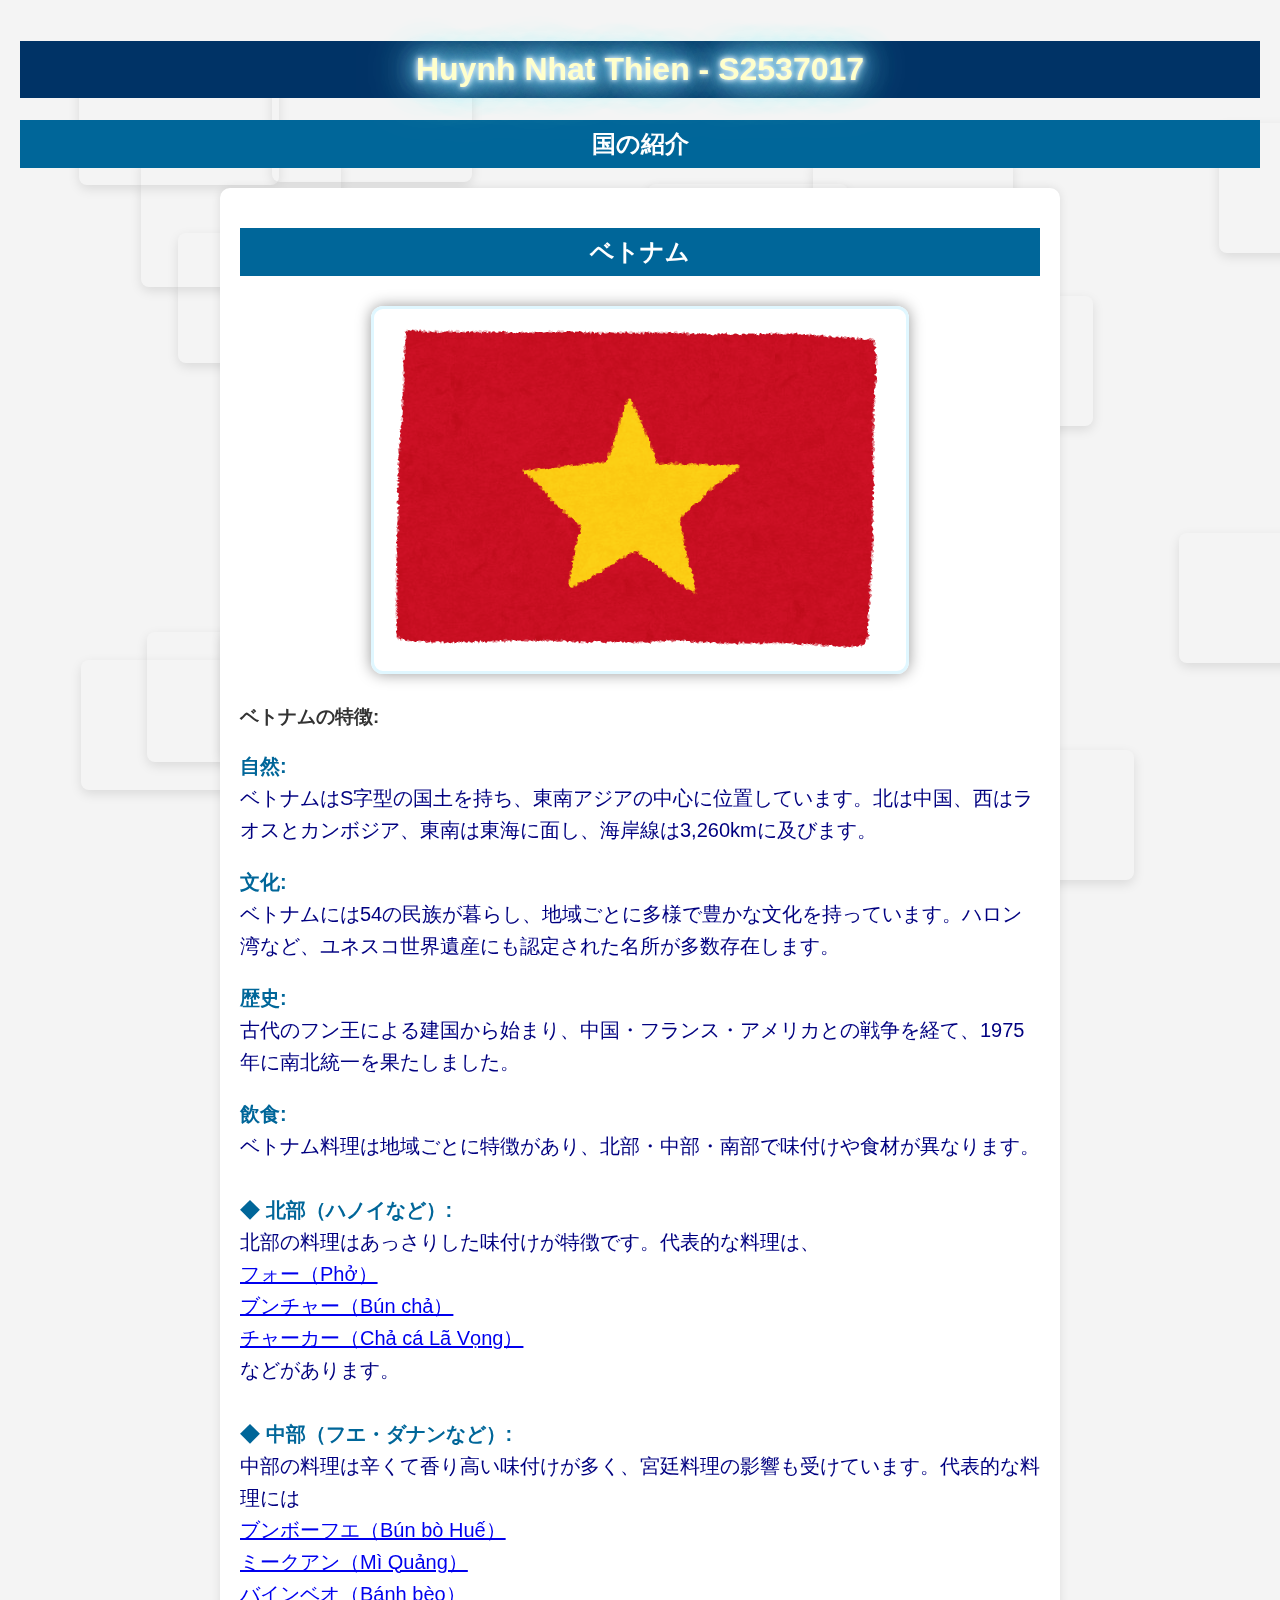
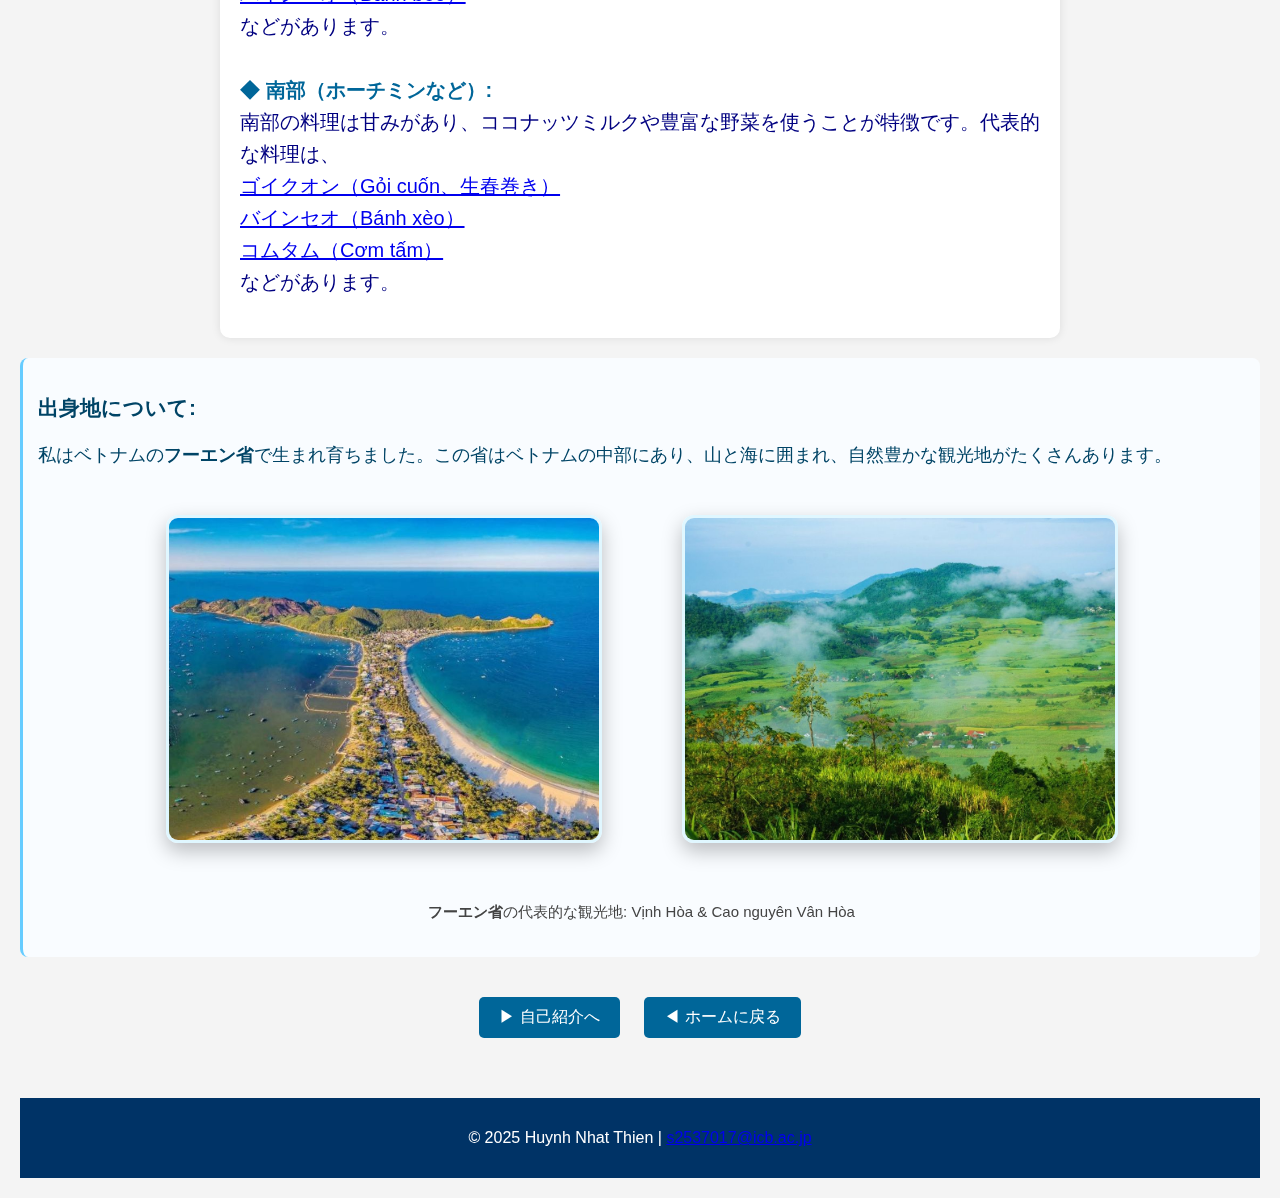
<file: S2537017_MyWeb/kuni/index.html>
<!DOCTYPE HTML>
<html lang="ja">
<head>
  <meta charset="UTF-8">
  <title>S2537017 国の紹介</title>
  <style>
    body {
      background-color: #f4f4f4;
      font-family: Arial, sans-serif;
      margin: 0;
      padding: 20px;
      color: #333;
    }

    h1 {
      background-color: #003366;
      font-family: Arial, sans-serif;
      color: #FFFFCC;
      padding: 10px;
      text-align: center;
      text-shadow:
        0 0 5px #F8F8FF,
        0 0 10px #ccf2ff,
        0 0 20px #66ccff,
        0 0 30px #66ccff,
        0 0 40px #99e6ff,
        0 0 50px #b3ecff,
        0 0 60px #b3ecff;
    }
	
    h2 {
      background-color: #006699;
      color: white;
      padding: 8px;
      text-align: center;
    }

    img {
      display: block;
      margin: 30px auto;
      max-width: 90%;
      height: auto;
      border-radius: 12px;
      border: 3px solid #e0f7ff;
      box-shadow: 0 0 15px rgba(0,0,0,0.4);
    }

    .content {
      max-width: 800px;
      margin: auto;
      background-color: white;
      padding: 20px;
      border-radius: 10px;
      box-shadow: 0 0 10px rgba(0,0,0,0.1);
    }

    .content p {
      line-height: 1.6;
    }

    .content b {
      color: #006699;
    }

    #shusshin {
      font-size: 18px;
      color: #004466;
      margin-top: 20px;
      background-color: #f9fcff;
      padding: 15px;
      border-left: 3px solid #66ccff;
      border-radius: 8px;
    }

    figure {
      text-align: center;
      margin: 20px auto;
    }

    figcaption {
      font-size: 14px;
      color: #555;
      margin-top: 8px;
    }

    .nut {
      text-align: center;
      margin-top: 30px;
    }

    .nut a {
      display: inline-block;
      margin: 10px;
      padding: 10px 20px;
      background-color: #006699;
      color: white;
      text-decoration: none;
      border-radius: 5px;
      transition: background-color 0.3s, transform 0.2s;
    }

    .nut a:hover {
      background-color: #3399cc;
      transform: scale(1.08);
      box-shadow: 0 12px 30px rgba(0, 0, 0, 0.4);
      filter: brightness(1.1) saturate(1.2);

    }

    #tokucho {
      font-size: 20px;
      color: navy;
    }

    footer {
      background-color: #003366;
      color: white;
      text-align: center;
      padding: 15px;
      margin-top: 50px;
    }

       .hometown-gallery {
      display: flex;
      justify-content: center;
      align-items: center;
      gap: 20px;
      flex-wrap: wrap;
      margin-top: 15px;
    }

    .hometown-img {
      width: 100%;
      max-width: 430px;
      aspect-ratio: 4/3;
      object-fit: cover;
      border-radius: 12px;
      border: 3px solid #e0f7ff;
      box-shadow: 0 8px 20px rgba(0, 0, 0, 0.25);
      transition: transform 0.4s ease, box-shadow 0.4s ease, filter 0.3s ease;
      cursor: pointer;
	margin: 30px;
    }

    .hometown-img:hover {
      transform: scale(1.08);
      box-shadow: 0 12px 30px rgba(0, 0, 0, 0.4);
      filter: brightness(1.1) saturate(1.2);
    }

    .hometown-gallery figcaption {
      width: 100%;
      text-align: center;
      font-size: 15px;
      color: #444;
      margin-top: 10px;
    }
      .flags-container {
      position: fixed;
      top: 0;
      left: 0;
      width: 100%;
      height: 100%;
      z-index: -1;
      opacity: 0.35; /* Độ mờ 35% */
      pointer-events: none;
    }

       .flag {
      position: absolute;
      width: 200px;
      height: 130px;
      background-image: url('https://upload.wikimedia.org/wikipedia/commons/2/21/Flag_of_Vietnam.svg');
      background-size: cover;
      background-position: center;
      border-radius: 8px;
      box-shadow: 0 4px 12px rgba(0, 0, 0, 0.3);
      transform-origin: left center;
      animation: wave3D 3s ease-in-out infinite;
    }

       @keyframes wave3D {
      0%   { transform: perspective(800px) rotateY(0deg); }
      25%  { transform: perspective(800px) rotateY(15deg); }
      50%  { transform: perspective(800px) rotateY(0deg); }
      75%  { transform: perspective(800px) rotateY(-15deg); }
      100% { transform: perspective(800px) rotateY(0deg); }
    }

  </style>
</head>

<body>
<div class="flags-container" id="flags"></div>
  <h1>Huynh Nhat Thien - S2537017</h1>
  <h2>国の紹介</h2>

  <div class="content">
    <h2>ベトナム</h2>
    <img src="Vietnam.png" alt="ベトナムの国旗の写真">

    <h3>ベトナムの特徴:</h3>

    <div id="tokucho">
      <p><b>自然:</b><br>
      ベトナムはS字型の国土を持ち、東南アジアの中心に位置しています。北は中国、西はラオスとカンボジア、東南は東海に面し、海岸線は3,260kmに及びます。</p>

      <p><b>文化:</b><br>
      ベトナムには54の民族が暮らし、地域ごとに多様で豊かな文化を持っています。ハロン湾など、ユネスコ世界遺産にも認定された名所が多数存在します。</p>

      <p><b>歴史:</b><br>
      古代のフン王による建国から始まり、中国・フランス・アメリカとの戦争を経て、1975年に南北統一を果たしました。</p>
	<p><b>飲食:</b><br>
    ベトナム料理は地域ごとに特徴があり、北部・中部・南部で味付けや食材が異なります。<br><br>

    <b>◆ 北部（ハノイなど）:</b><br>
    北部の料理はあっさりした味付けが特徴です。代表的な料理は、<br>
    <a href="monan/pho/index.html" target="_blank">フォー（Phở）</a><br>
    <a href="https://ja.wikipedia.org/wiki/%E3%83%96%E3%83%B3%E3%83%81%E3%83%A3%E3%83%BC">ブンチャー（Bún chả）</a><br>
    <a href="https://ja.wikipedia.org/wiki/%E3%83%81%E3%83%A3%E3%83%BC%E3%82%AB%E3%83%BC%E3%83%BB%E3%83%A9%E3%83%BC%E3%83%B4%E3%82%A9%E3%83%B3">チャーカー（Chả cá Lã Vọng）</a><br>
    などがあります。<br><br>

    <b>◆ 中部（フエ・ダナンなど）:</b><br>
    中部の料理は辛くて香り高い味付けが多く、宮廷料理の影響も受けています。代表的な料理には<br>
    <a href="https://ja.wikipedia.org/wiki/%E3%83%96%E3%83%B3%E3%83%9C%E3%83%BC%E3%83%95%E3%82%A8">ブンボーフエ（Bún bò Huế）</a><br>
    <a href="https://vi.wikipedia.org/wiki/Mì_Quảng" target="_blank">ミークアン（Mì Quảng）</a><br>
    <a href="https://vi.wikipedia.org/wiki/Bánh_bèo" target="_blank">バインベオ（Bánh bèo）</a><br>
    などがあります。<br><br>

    <b>◆ 南部（ホーチミンなど）:</b><br>
    南部の料理は甘みがあり、ココナッツミルクや豊富な野菜を使うことが特徴です。代表的な料理は、<br>
    <a href="https://vi.wikipedia.org/wiki/Gỏi_cuốn" target="_blank">ゴイクオン（Gỏi cuốn、生春巻き）</a><br>
    <a href="https://ja.wikipedia.org/wiki/%E3%83%90%E3%82%A4%E3%83%B3%E3%82%BB%E3%82%AA">バインセオ（Bánh xèo）</a><br>
    <a href="https://vi.wikipedia.org/wiki/Cơm_tấm" target="_blank">コムタム（Cơm tấm）</a><br>
    などがあります。
  </p>
 
</div>	
  </div>

<div id="shusshin">
  <h3>出身地について:</h3>
  <p>
    私はベトナムの<strong>フーエン省</strong>で生まれ育ちました。この省はベトナムの中部にあり、山と海に囲まれ、自然豊かな観光地がたくさんあります。
  </p>

  <figure class="hometown-gallery">
    <a href="danhlam/vinhhoa.html">
      <img src="images/hometown.jpg" alt="Vịnh Hòa, Phú Yên" class="hometown-img">
    </a>
    <a href="danhlam/vanhoa.html">
      <img src="images/hometown1.jpg" alt="Cao nguyên Vân Hòa" class="hometown-img">
    </a>
    <figcaption>
      <b>フーエン省</b>の代表的な観光地: Vịnh Hòa & Cao nguyên Vân Hòa
    </figcaption>
  </figure>
</div>
 <div class="nut">
    <a href="../shokai/shokai.html">▶ 自己紹介へ</a>
    <a href="../myweb.html">◀ ホームに戻る</a>
  </div>

  <footer>
    <p>&copy; 2025 Huynh Nhat Thien | <a href="mailto:s2537017@icb.ac.jp">s2537017@icb.ac.jp</a></p>
  </footer>
<script>
    const flagContainer = document.getElementById("flags");
    const numFlags = 25; // Số lượng lá cờ luôn xuất hiện
    const flags = [];

      function createFlag() {
      const flag = document.createElement("div");
      flag.classList.add("flag");

         let x = Math.random() * window.innerWidth;
      let y = Math.random() * window.innerHeight;

         let dx = (Math.random() - 0.5) * 2.5;
      let dy = (Math.random() - 0.5) * 2.5;

      flag.style.left = x + "px";
      flag.style.top = y + "px";
      flagContainer.appendChild(flag);

      return { el: flag, x, y, dx, dy };
    }
     for (let i = 0; i < numFlags; i++) {
      flags.push(createFlag());
    }
    function animateFlags() {
      for (let i = 0; i < flags.length; i++) {
        const f = flags[i];
        f.x += f.dx;
        f.y += f.dy;
         if (
          f.x < -250 || f.x > window.innerWidth + 250 ||
          f.y < -180 || f.y > window.innerHeight + 180
        ) {
          f.el.remove(); // Xóa lá cờ cũ
          flags[i] = createFlag(); // Tạo lá cờ mới thay thế
        } else {
          f.el.style.left = f.x + "px";
          f.el.style.top = f.y + "px";
        }
      }
      requestAnimationFrame(animateFlags);
    }
    animateFlags();
     window.addEventListener("resize", () => {
      for (const f of flags) {
        f.x = Math.random() * window.innerWidth;
        f.y = Math.random() * window.innerHeight;
      }
    });
  </script>
</body>
</html>
</file>
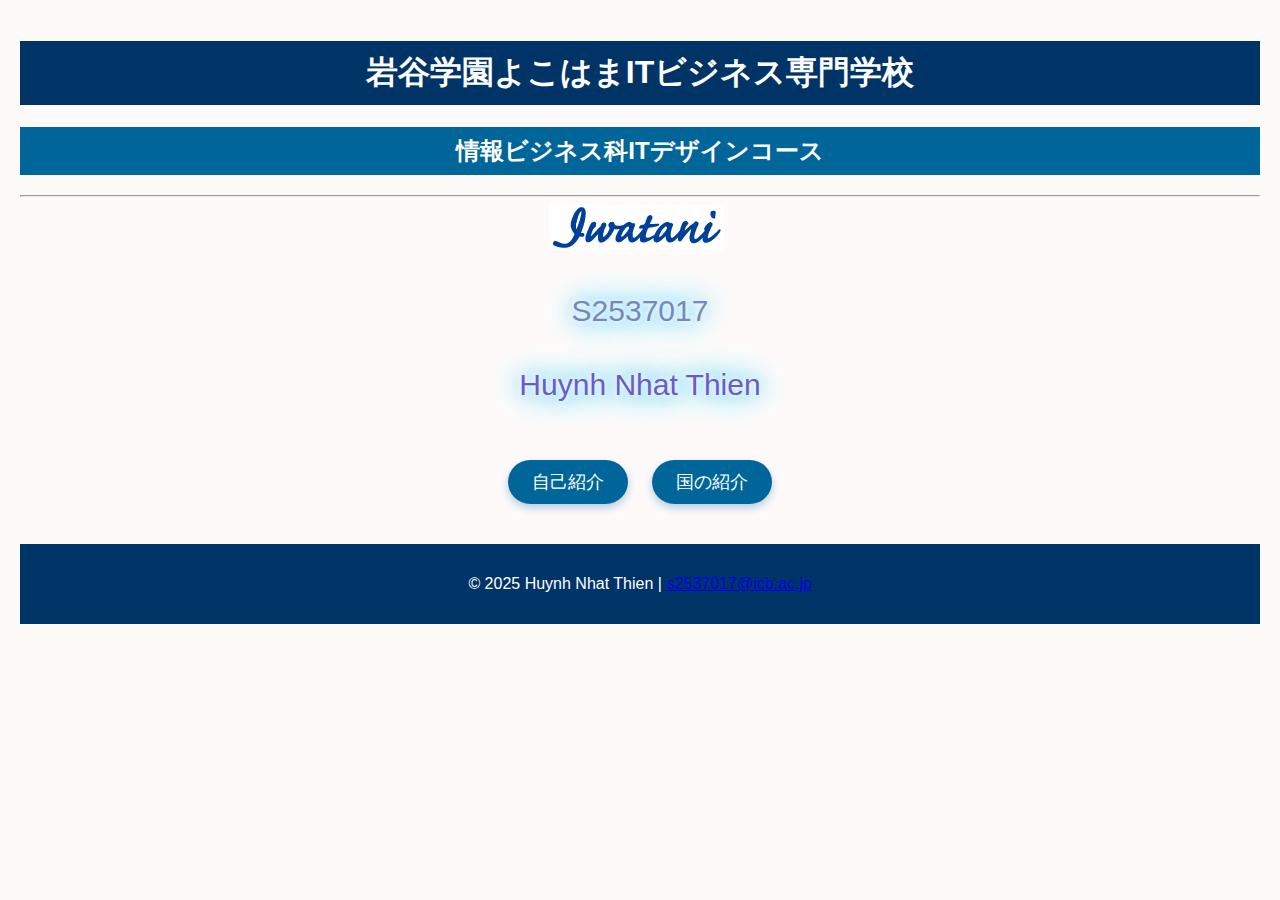
<file: S2537017_MyWeb/myweb.html>
<!DOCTYPE HTML>
<html lang="ja">
<head>
  <meta charset="UTF-8">
  <title>S2537017</title>
  <style>
    body {
      background-color: #FFFAFA;
      margin: 0;
      padding: 20px;
      font-family: Arial, sans-serif;
      color: #333;
    }

    h1 {
      background-color: #003366;
      color: white;
      padding: 10px;
      text-align: center;
    }

    h2 {
      background-color: #006699;
      color: white;
      padding: 8px;
      text-align: center;
    }
	.anhtruong{
		margin: auto;
		width:180px;
}

    .mhs, .namae {
      font-size: 30px;
      text-align: center;
      margin-top: 40px;
      animation: glowBlink 1s infinite alternate;
    }

    .mhs {
      color: #7388C1;
      text-shadow:
        0 0 5px #fff,
        0 0 10px #ccf2ff,
        0 0 20px #66ccff,
        0 0 30px #66ccff,
        0 0 40px #99e6ff,
        0 0 50px #b3ecff,
        0 0 60px #e0f7ff;
    }

    .namae {
      color: slateblue;
      text-shadow:
        0 0 5px #fff,
        0 0 10px #ccf2ff,
        0 0 20px #66ccff,
        0 0 30px #66ccff,
        0 0 40px #99e6ff,
        0 0 50px #b3ecff,
        0 0 60px #e0f7ff;
    }

    @keyframes glowBlink {
      0% {
        text-shadow:
          0 0 10px #003366,
          0 0 20px #004080,
          0 0 30px #0059b3;
        opacity: 0.7;
      }
      100% {
        text-shadow:
  0 0 3px rgba(51, 51, 51, 0.4),
  0 0 6px rgba(51, 51, 51, 0.4);

      }
    }

    .button {
      text-align: center;
      margin-top: 50px;
    }

    .nav-button {
      background-color: #006699;
      color: white;
      border: none;
      padding: 12px 24px;
      margin: 10px;
      font-size: 18px;
      border-radius: 25px;
      cursor: pointer;
      text-decoration: none;
      box-shadow: 0 4px 10px rgba(0, 102, 153, 0.3);
      transition: background-color 0.3s, transform 0.2s;
    }

    .nav-button:hover {
      background-color: #3399cc;
      transform: scale(1.05);
    }

    footer {
      background-color: #003366;
      color: white;
      text-align: center;
      padding: 15px;
      margin-top: 50px;
    }
  </style>
</head>

<body>
  <h1>岩谷学園よこはまITビジネス専門学校</h1>
  <h2>情報ビジネス科ITデザインコース</h2>
  <hr>
  <p class="anhtruong"><img src="iwatani.png"></p>
  <div class="mhs">S2537017</div>
  <div class="namae">Huynh Nhat Thien</div>

  <br>
  <div class="button">
    <a href="shokai/shokai.html" class="nav-button">自己紹介</a>
    <a href="kuni/index.html" class="nav-button">国の紹介</a>
  </div>

  <footer>
    <p>&copy; 2025 Huynh Nhat Thien | <a href="mailto:s2537017@icb.ac.jp">s2537017@icb.ac.jp</a></p>
  </footer>
</body>
</html>
</file>
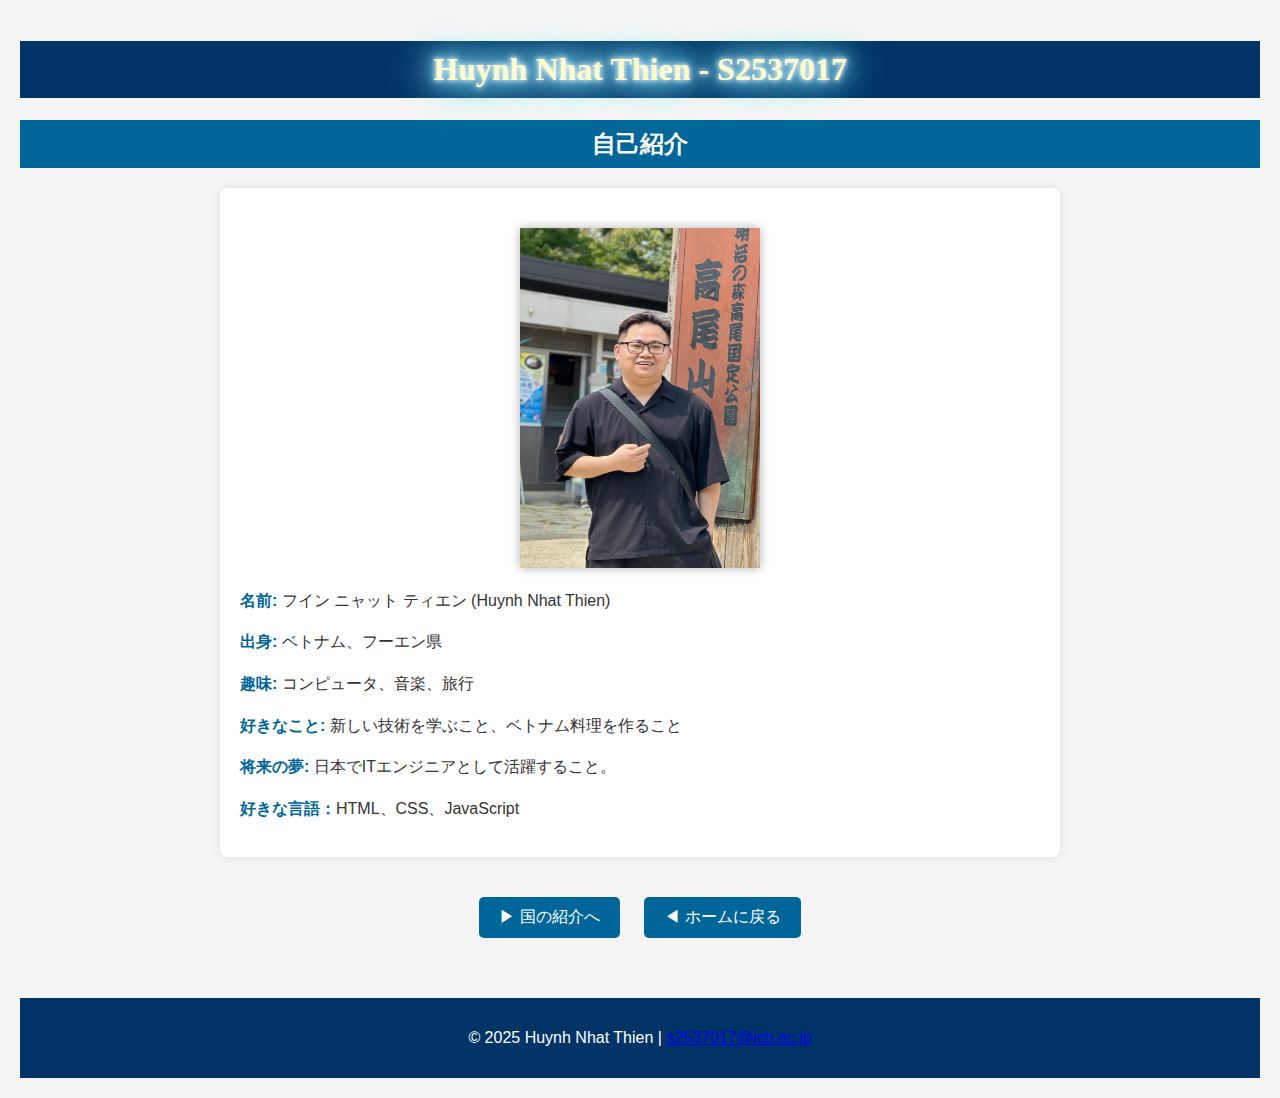
<file: S2537017_MyWeb/shokai/shokai.html>
<!DOCTYPE HTML>
<html lang="ja">
<head>
  <meta charset="UTF-8">
  <title>S2537017 自己紹介</title>
  <style>
    body {
      background-color: #f4f4f4;
      font-family: Arial, sans-serif;
      margin: 0;
      padding: 20px;
      color: #333;
    }

    h1 {
      background-color: #003366;
      font-family: Open-sans;
      color: #FFFFCC;
      padding: 10px;
      text-align: center;
      text-shadow:
        0 0 5px #F8F8FF,
        0 0 10px #ccf2ff,
        0 0 20px #66ccff,
        0 0 30px #66ccff,
        0 0 40px #99e6ff,
        0 0 50px #b3ecff,
        0 0 60px #b3ecff;

    }

    h2 {
      background-color: #006699;
      color: white;
      padding: 8px;
      text-align: center;
    }

    .content img {
      width: 240px;
      height: 340px;
      border-radius: 0;
      margin: 20px auto;
      display: block;
      box-shadow: 0 0 10px rgba(0,0,0,0.3);
    }


    .content {
      max-width: 800px;
      margin: auto;
      background-color: white;
      padding: 20px;
      border-radius: 8px;
      box-shadow: 0 0 10px rgba(0,0,0,0.1);
    }

    .content p {
      line-height: 1.6;
    }

    .content b {
      color: #006699;
    }

    .nut {
      text-align: center;
      margin-top: 30px;
    }

    .nut a {
      display: inline-block;
      margin: 10px;
      padding: 10px 20px;
      background-color: #006699;
      color: white;
      text-decoration: none;
      border-radius: 5px;
      transition: background-color 0.3s, transform 0.2s;
    }

    .nut a:hover {
      background-color: #3399cc;
       transform: scale(1.08);
      box-shadow: 0 12px 30px rgba(0, 0, 0, 0.4);
      filter: brightness(1.1) saturate(1.2);
    }
	  footer {
      background-color: #003366;
      color: white;
      text-align: center;
      padding: 15px;
      margin-top: 50px;
    }

  </style>
</head>

<body>
  <h1>Huynh Nhat Thien - S2537017</h1>
  <h2>自己紹介</h2>

  <div class="content">
 <img src="1.jpeg" alt="自分の写真">
    <p><b>名前:</b> フイン ニャット ティエン (Huynh Nhat Thien)</p>
    <p><b>出身:</b> ベトナム、フーエン県</p>
    <p><b>趣味:</b> コンピュータ、音楽、旅行</p>
    <p><b>好きなこと:</b> 新しい技術を学ぶこと、ベトナム料理を作ること</p>
    <p><b>将来の夢:</b> 日本でITエンジニアとして活躍すること。</p>
    <p><b>好きな言語：</b>HTML、CSS、JavaScript</p>
  </div>

  <div class="nut">
    <a href="../kuni/index.html">▶ 国の紹介へ</a>
    <a href="../myweb.html">◀ ホームに戻る</a>
  </div>
  <footer>
    <p>&copy; 2025 Huynh Nhat Thien | <a href="mailto:s2537017@icb.ac.jp">s2537017@icb.ac.jp</a></p>
  </footer>

</body>
</html>
</file>
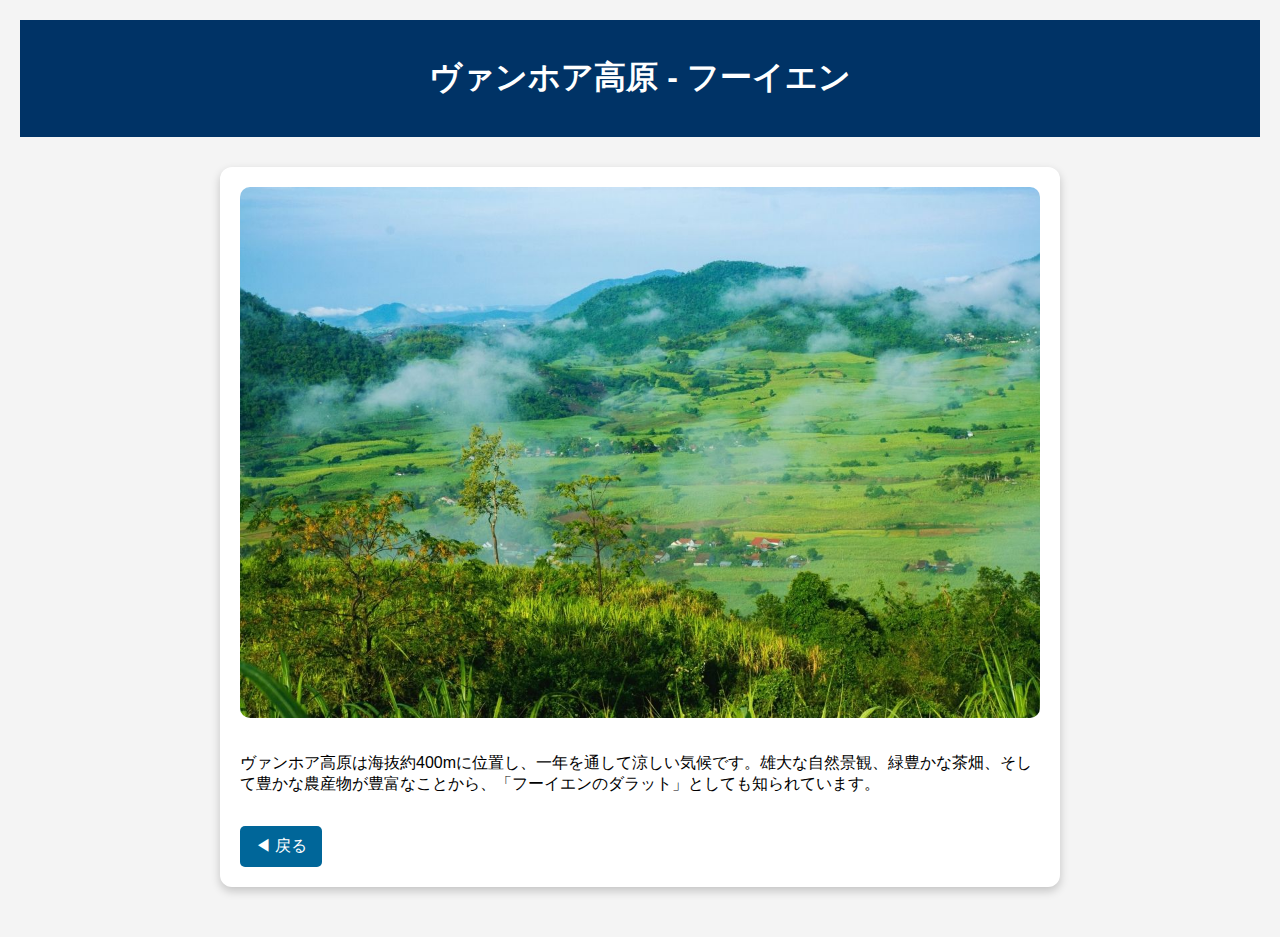
<file: S2537017_MyWeb/kuni/danhlam/vanhoa.html>
<!DOCTYPE HTML>
<html lang="ja">
<head>
  <meta charset="UTF-8">
  <title>Cao nguyên Vân Hòa - Phú Yên</title>
  <style>
    body {
      background-color: #f4f4f4;
      font-family: Arial, sans-serif;
      margin: 0;
      padding: 20px;
    }
    header {
      text-align: center;
      background-color: #003366;
      color: white;
      padding: 15px;
    }
    .content {
      max-width: 800px;
      margin: 30px auto;
      padding: 20px;
      background-color: white;
      border-radius: 12px;
      box-shadow: 0 4px 10px rgba(0, 0, 0, 0.2);
    }
    img {
      width: 100%;
      border-radius: 10px;
      margin-bottom: 15px;
    }
    .back-btn {
      display: inline-block;
      margin-top: 15px;
      padding: 10px 15px;
      background-color: #006699;
      color: white;
      border-radius: 5px;
      text-decoration: none;
    }
    .back-btn:hover {
      background-color: #3399cc;
    }
  </style>
</head>
<body>
  <header>
    <h1>ヴァンホア高原 - フーイエン</h1>
  </header>
  <div class="content">
    <img src="../images/hometown1.jpg" alt="Cao nguyên Vân Hòa">
    <p>
      ヴァンホア高原は海抜約400mに位置し、一年を通して涼しい気候です。雄大な自然景観、緑豊かな茶畑、そして豊かな農産物が豊富なことから、「フーイエンのダラット」としても知られています。
    </p>
    <a href="../index.html" class="back-btn">◀ 戻る</a>
  </div>
</body>
</html>
</file>
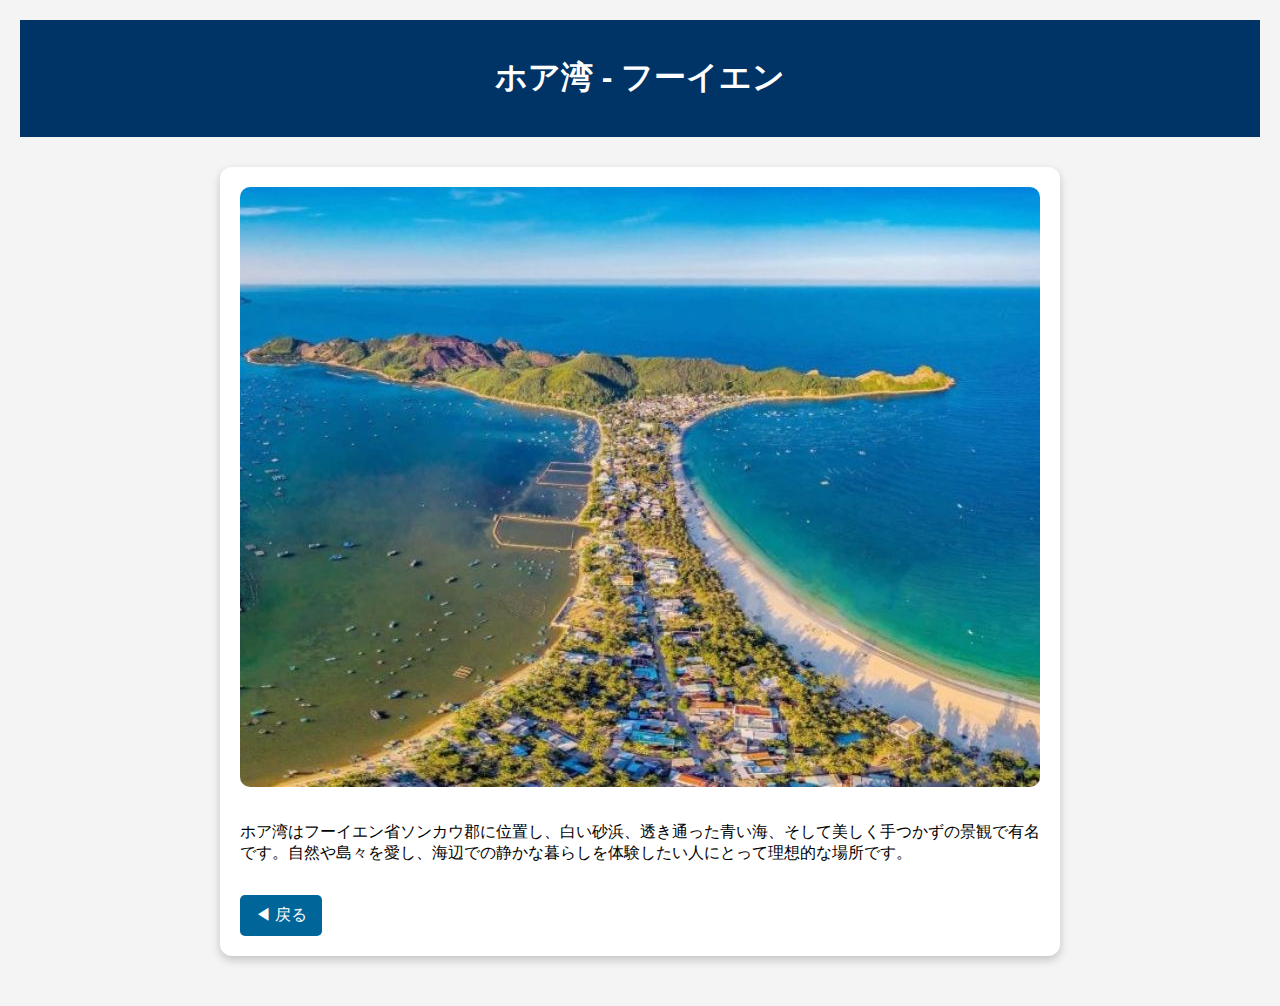
<file: S2537017_MyWeb/kuni/danhlam/vinhhoa.html>
<!DOCTYPE HTML>
<html lang="ja">
<head>
  <meta charset="UTF-8">
  <title>Vịnh Hòa - Phú Yên</title>
  <style>
    body {
      background-color: #f4f4f4;
      font-family: Arial, sans-serif;
      margin: 0;
      padding: 20px;
    }
    header {
      text-align: center;
      background-color: #003366;
      color: white;
      padding: 15px;
    }
    .content {
      max-width: 800px;
      margin: 30px auto;
      padding: 20px;
      background-color: white;
      border-radius: 12px;
      box-shadow: 0 4px 10px rgba(0, 0, 0, 0.2);
    }
    img {
      width: 100%;
      border-radius: 10px;
      margin-bottom: 15px;
    }
    .back-btn {
      display: inline-block;
      margin-top: 15px;
      padding: 10px 15px;
      background-color: #006699;
      color: white;
      border-radius: 5px;
      text-decoration: none;
    }
    .back-btn:hover {
      background-color: #3399cc;
    }
  </style>
</head>
<body>
  <header>
    <h1>ホア湾 - フーイエン</h1>
  </header>
  <div class="content">
    <img src="../images/hometown.jpg" alt="Vịnh Hòa">
    <p>
     ホア湾はフーイエン省ソンカウ郡に位置し、白い砂浜、透き通った青い海、そして美しく手つかずの景観で有名です。自然や島々を愛し、海辺での静かな暮らしを体験したい人にとって理想的な場所です。
    </p>
    <a href="../index.html" class="back-btn">◀ 戻る</a>
  </div>
</body>
</html>
</file>
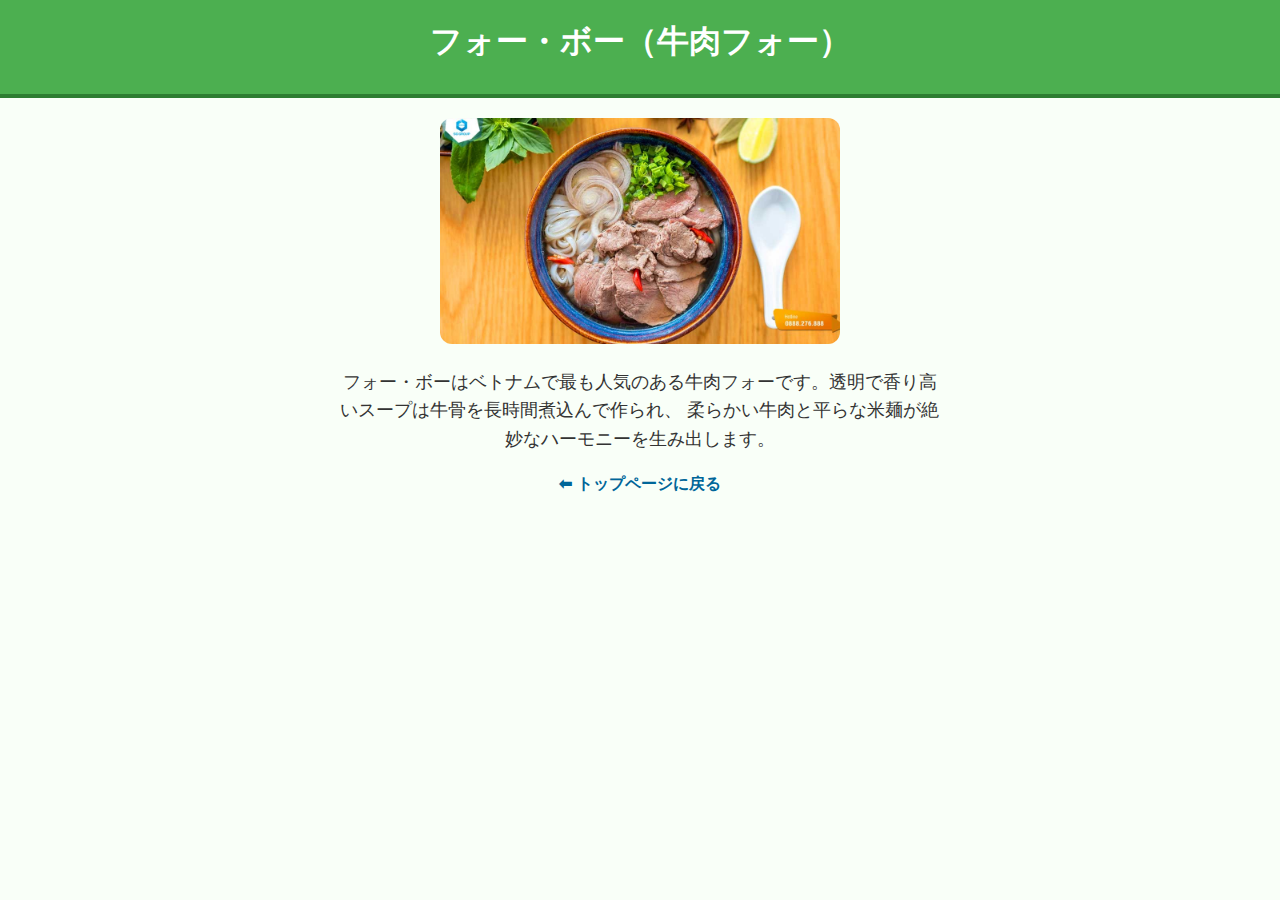
<file: S2537017_MyWeb/kuni/monan/pho/pho-bo.html>
<!DOCTYPE html>
<html lang="ja">
<head>
  <meta charset="UTF-8">
  <meta name="viewport" content="width=device-width, initial-scale=1.0">
  <title>フォー・ボー（牛肉フォー）</title>
  <link rel="stylesheet" href="style.css">
</head>
<body>
  <header>
    <h1>フォー・ボー（牛肉フォー）</h1>
  </header>
  <main style="text-align:center; padding:20px;">
    <img src="images/pho-bo.jpg" alt="フォー・ボー" width="400" style="border-radius:12px;">
    <p style="max-width:600px; margin:20px auto; font-size:18px; line-height:1.6;">
      フォー・ボーはベトナムで最も人気のある牛肉フォーです。透明で香り高いスープは牛骨を長時間煮込んで作られ、
      柔らかい牛肉と平らな米麺が絶妙なハーモニーを生み出します。
    </p>
    <a href="index.html" style="color:#006699; text-decoration:none; font-weight:bold;">⬅ トップページに戻る</a>
  </main>
</body>
</html>
</file>
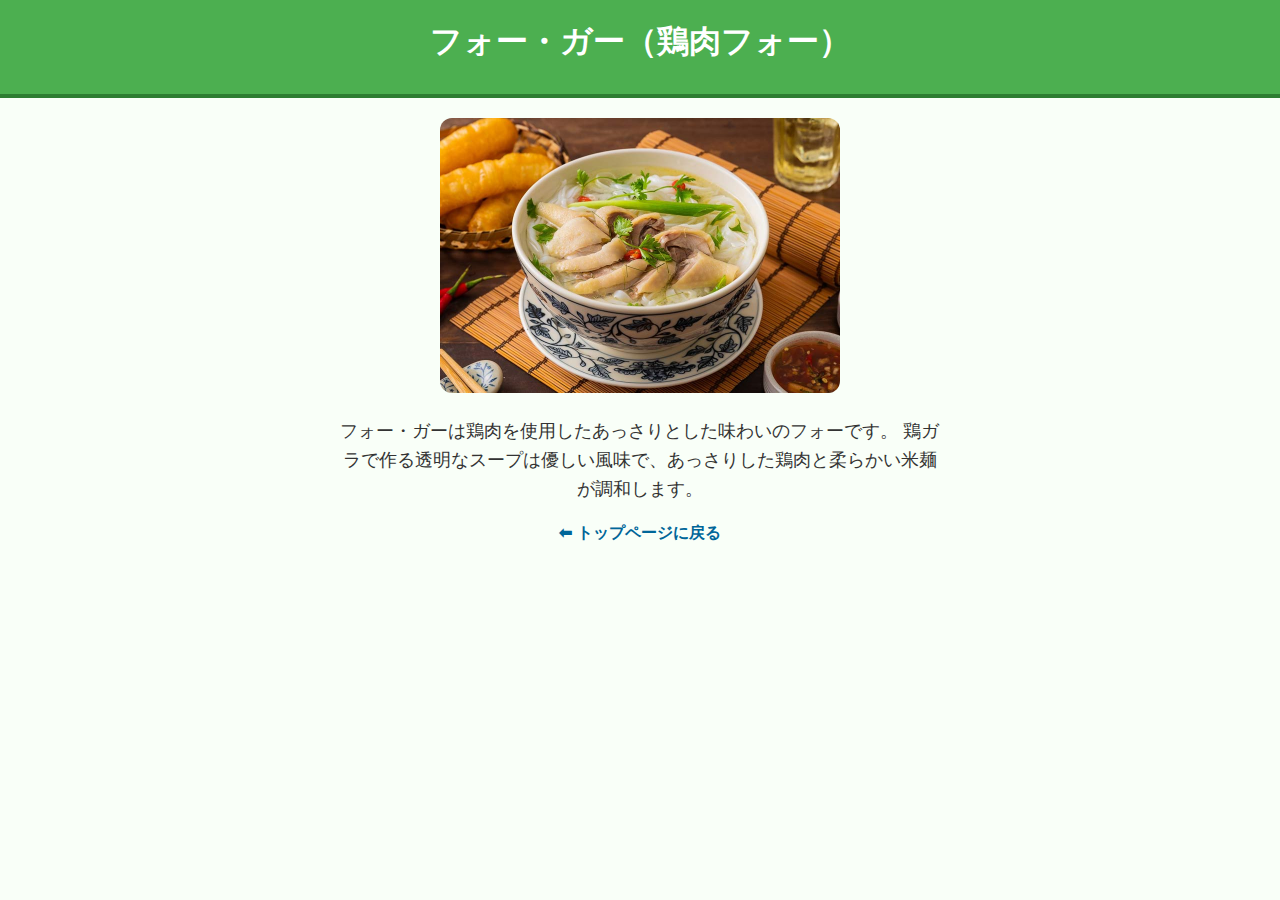
<file: S2537017_MyWeb/kuni/monan/pho/pho-ga.html>
<!DOCTYPE html>
<html lang="ja">
<head>
  <meta charset="UTF-8">
  <meta name="viewport" content="width=device-width, initial-scale=1.0">
  <title>フォー・ガー（鶏肉フォー）</title>
  <link rel="stylesheet" href="style.css">
</head>
<body>
  <header>
    <h1>フォー・ガー（鶏肉フォー）</h1>
  </header>
  <main style="text-align:center; padding:20px;">
    <img src="images/pho-ga.jpg" alt="フォー・ガー" width="400" style="border-radius:12px;">
    <p style="max-width:600px; margin:20px auto; font-size:18px; line-height:1.6;">
      フォー・ガーは鶏肉を使用したあっさりとした味わいのフォーです。
      鶏ガラで作る透明なスープは優しい風味で、あっさりした鶏肉と柔らかい米麺が調和します。
    </p>
    <a href="index.html" style="color:#006699; text-decoration:none; font-weight:bold;">⬅ トップページに戻る</a>
  </main>
</body>
</html>
</file>
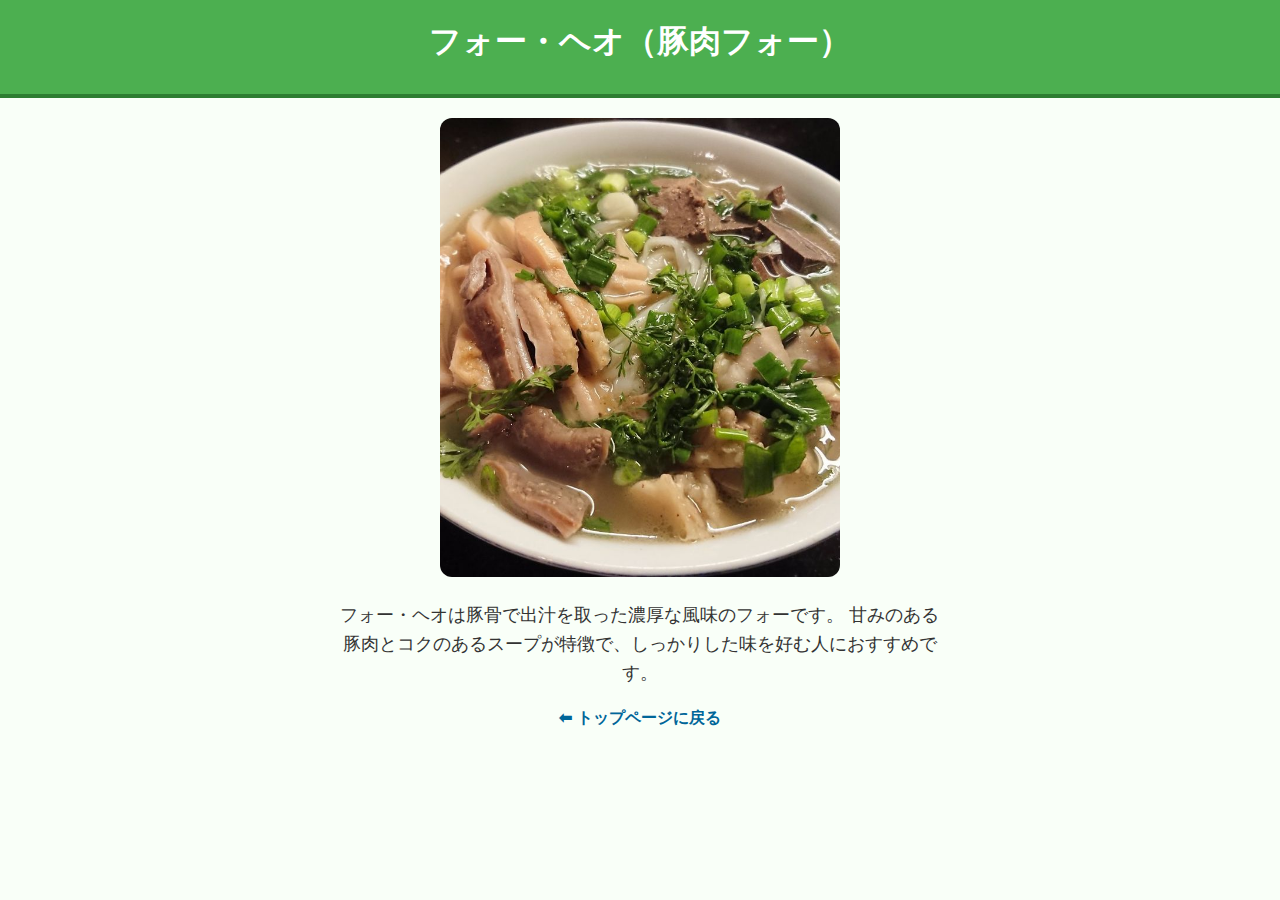
<file: S2537017_MyWeb/kuni/monan/pho/pho-heo.html>
<!DOCTYPE html>
<html lang="ja">
<head>
  <meta charset="UTF-8">
  <meta name="viewport" content="width=device-width, initial-scale=1.0">
  <title>フォー・ヘオ（豚肉フォー）</title>
  <link rel="stylesheet" href="style.css">
</head>
<body>
  <header>
    <h1>フォー・ヘオ（豚肉フォー）</h1>
  </header>
  <main style="text-align:center; padding:20px;">
    <img src="images/pho-heo.jpg" alt="フォー・ヘオ" width="400" style="border-radius:12px;">
    <p style="max-width:600px; margin:20px auto; font-size:18px; line-height:1.6;">
      フォー・ヘオは豚骨で出汁を取った濃厚な風味のフォーです。
      甘みのある豚肉とコクのあるスープが特徴で、しっかりした味を好む人におすすめです。
    </p>
    <a href="index.html" style="color:#006699; text-decoration:none; font-weight:bold;">⬅ トップページに戻る</a>
  </main>
</body>
</html>
</file>
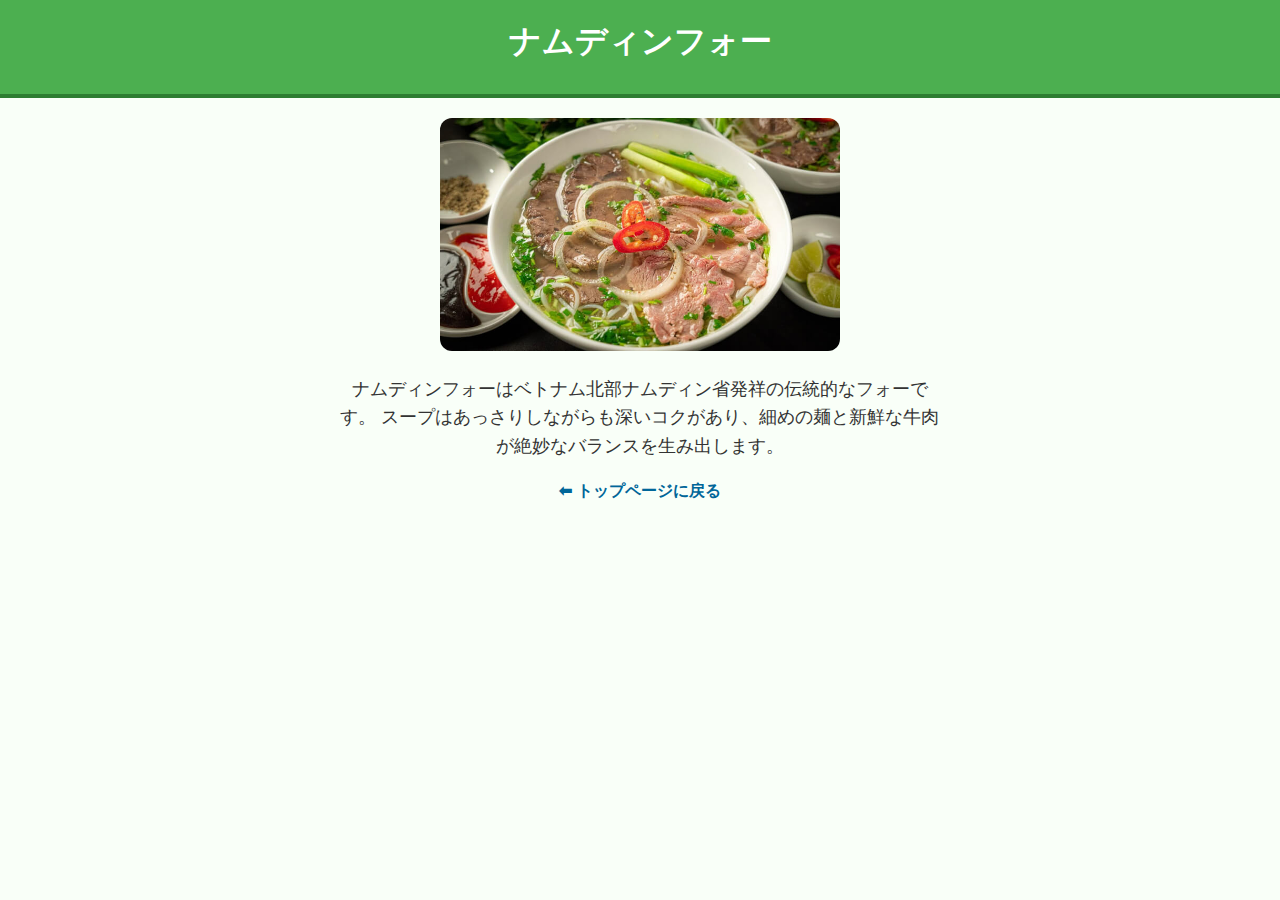
<file: S2537017_MyWeb/kuni/monan/pho/pho-namdinh.html>
<!DOCTYPE html>
<html lang="ja">
<head>
  <meta charset="UTF-8">
  <meta name="viewport" content="width=device-width, initial-scale=1.0">
  <title>ナムディンフォー</title>
  <link rel="stylesheet" href="style.css">
</head>
<body>
  <header>
    <h1>ナムディンフォー</h1>
  </header>
  <main style="text-align:center; padding:20px;">
    <img src="images/pho-namdinh.jpg" alt="ナムディンフォー" width="400" style="border-radius:12px;">
    <p style="max-width:600px; margin:20px auto; font-size:18px; line-height:1.6;">
      ナムディンフォーはベトナム北部ナムディン省発祥の伝統的なフォーです。
      スープはあっさりしながらも深いコクがあり、細めの麺と新鮮な牛肉が絶妙なバランスを生み出します。
    </p>
    <a href="index.html" style="color:#006699; text-decoration:none; font-weight:bold;">⬅ トップページに戻る</a>
  </main>
</body>
</html>
</file>
<file: S2537017_MyWeb/kuni/monan/pho/style.css>
/* Reset */
* {
  margin: 0;
  padding: 0;
  box-sizing: border-box;
}

/* Toàn trang */
body {
  font-family: Arial, sans-serif;
  background-color: #f9fff8; /* Xanh nhạt dịu */
  color: #333;
  text-align: center;
}

/* Header */
header {
  padding: 20px;
  background-color: #4CAF50; /* Xanh lá tươi */
  color: white;
  border-bottom: 4px solid #2e7d32; /* Xanh đậm */
}

h1 {
  font-size: 2rem;
  margin-bottom: 10px;
}

h2 {
  font-size: 1.2rem;
  font-weight: normal;
}

/* Nút chọn phở */
.container {
  display: flex;
  justify-content: center;
  gap: 20px;
  margin: 30px auto;
  flex-wrap: wrap;
}

.pho-button {
  background-color: #ffffff;
  padding: 12px 20px;
  border-radius: 10px;
  text-decoration: none;
  color: #333;
  font-weight: bold;
  box-shadow: 0 4px 10px rgba(0, 0, 0, 0.1);
  transition: all 0.3s ease;
  border: 2px solid #c8e6c9; /* Viền xanh nhạt */
}

.pho-button:hover {
  background-color: #a5d6a7; /* Xanh nhạt */
  border-color: #4CAF50; /* Xanh chủ đạo */
  color: white;
  transform: translateY(-5px);
  box-shadow: 0 6px 15px rgba(0, 0, 0, 0.25);
}

/* Ảnh preview */
#pho-preview {
  display: flex;
  justify-content: center;
  margin-top: 30px;
  height: 400px;
  position: relative;
}

#pho-preview img {
  max-width: 600px;
  max-height: 100%;
  border-radius: 15px;
  box-shadow: 0 8px 20px rgba(0, 0, 0, 0.3);
  opacity: 0;
  transform: scale(0.95);
  transition: all 0.4s ease-in-out;
}

/* Footer */
footer {
  background-color: #4CAF50;
  color: white;
  padding: 10px;
  margin-top: 40px;
  border-top: 3px solid #2e7d32;
}
</file>
